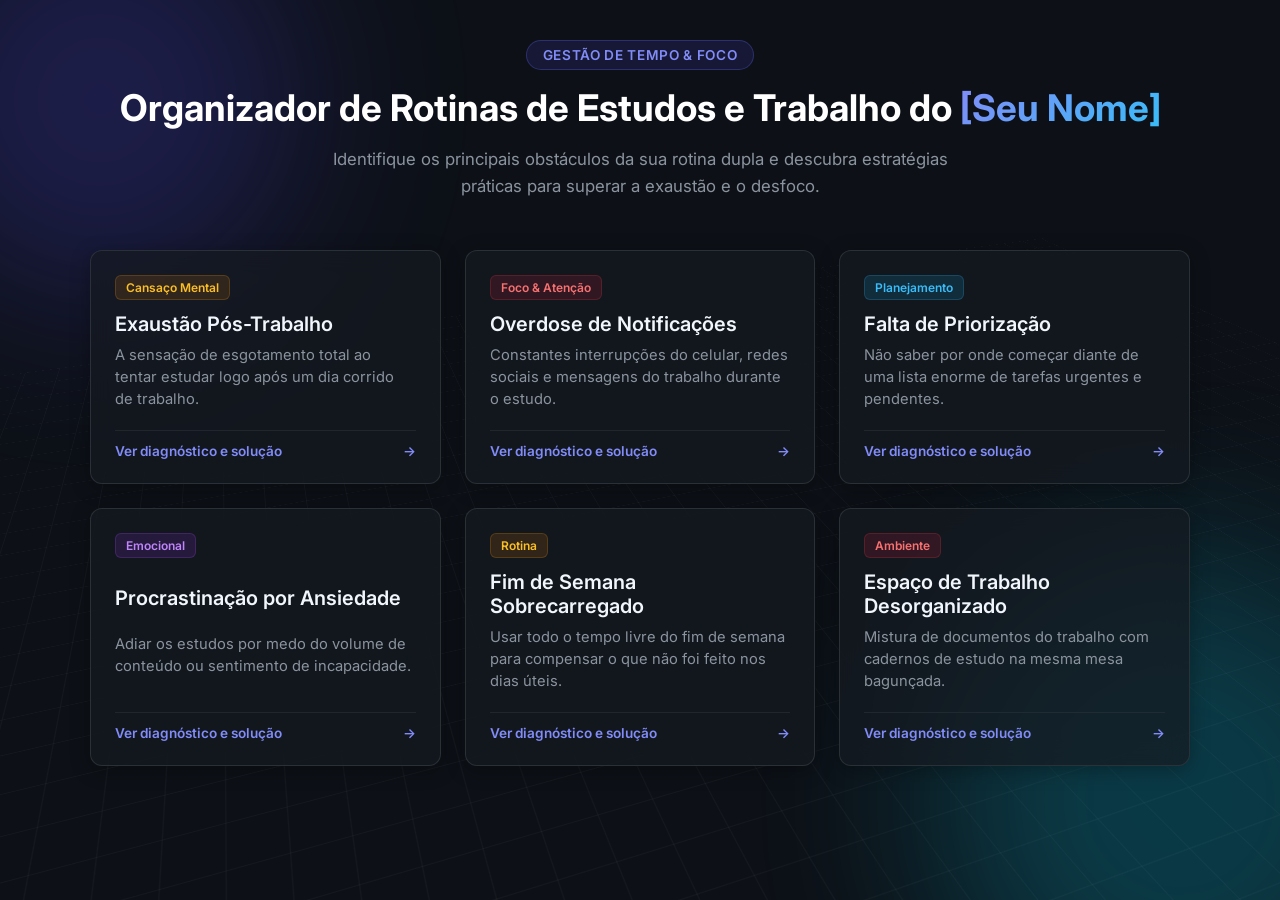
<file: index.html>
<!DOCTYPE html>
<html lang="pt-BR">
<head>
    <meta charset="UTF-8">
    <meta name="viewport" content="width=device-width, initial-scale=1.0">
    <title>Organizador de Rotinas de Estudos e Trabalho</title>
    <link rel="stylesheet" href="style.css">
    <link rel="preconnect" href="https://fonts.googleapis.com">
    <link rel="preconnect" href="https://fonts.gstatic.com" crossorigin>
    <link href="https://fonts.googleapis.com/css2?family=Inter:wght@300;400;600;700&display=swap" rel="stylesheet">
</head>
<body>

    <!-- Fundo tridimensional animado -->
    <div class="bg-3d">
        <div class="grid-3d"></div>
        <div class="orb orb-1"></div>
        <div class="orb orb-2"></div>
    </div>

    <div class="container">
        <header class="main-header">
            <span class="badge">Gestão de Tempo & Foco</span>
            <h1 id="page-title">Organizador de Rotinas de Estudos e Trabalho do <span class="highlight">[Seu Nome]</span></h1>
            <p class="subtitle">Identifique os principais obstáculos da sua rotina dupla e descubra estratégias práticas para superar a exaustão e o desfoco.</p>
        </header>

        <main class="cards-grid">
            
            <!-- Card 1 -->
            <div class="card" onclick="window.location.href='exaustao-pos-trabalho.html'">
                <div class="card-tag tag-warning">Cansaço Mental</div>
                <h3>Exaustão Pós-Trabalho</h3>
                <p>A sensação de esgotamento total ao tentar estudar logo após um dia corrido de trabalho.</p>
                <div class="card-footer">
                    <span>Ver diagnóstico e solução</span>
                    <i class="arrow">&rarr;</i>
                </div>
            </div>

            <!-- Card 2 -->
            <div class="card" onclick="window.location.href='overdose-notificacoes.html'">
                <div class="card-tag tag-danger">Foco & Atenção</div>
                <h3>Overdose de Notificações</h3>
                <p>Constantes interrupções do celular, redes sociais e mensagens do trabalho durante o estudo.</p>
                <div class="card-footer">
                    <span>Ver diagnóstico e solução</span>
                    <i class="arrow">&rarr;</i>
                </div>
            </div>

            <!-- Card 3 -->
            <div class="card" onclick="window.location.href='falta-de-priorizacao.html'">
                <div class="card-tag tag-info">Planejamento</div>
                <h3>Falta de Priorização</h3>
                <p>Não saber por onde começar diante de uma lista enorme de tarefas urgentes e pendentes.</p>
                <div class="card-footer">
                    <span>Ver diagnóstico e solução</span>
                    <i class="arrow">&rarr;</i>
                </div>
            </div>

            <!-- Card 4 -->
            <div class="card" onclick="window.location.href='procrastinacao-ansiedade.html'">
                <div class="card-tag tag-purple">Emocional</div>
                <h3>Procrastinação por Ansiedade</h3>
                <p>Adiar os estudos por medo do volume de conteúdo ou sentimento de incapacidade.</p>
                <div class="card-footer">
                    <span>Ver diagnóstico e solução</span>
                    <i class="arrow">&rarr;</i>
                </div>
            </div>

            <!-- Card 5 -->
            <div class="card" onclick="window.location.href='fim-de-semana-sobrecarregado.html'">
                <div class="card-tag tag-warning">Rotina</div>
                <h3>Fim de Semana Sobrecarregado</h3>
                <p>Usar todo o tempo livre do fim de semana para compensar o que não foi feito nos dias úteis.</p>
                <div class="card-footer">
                    <span>Ver diagnóstico e solução</span>
                    <i class="arrow">&rarr;</i>
                </div>
            </div>

            <!-- Card 6 -->
            <div class="card" onclick="window.location.href='espaco-desorganizado.html'">
                <div class="card-tag tag-danger">Ambiente</div>
                <h3>Espaço de Trabalho Desorganizado</h3>
                <p>Mistura de documentos do trabalho com cadernos de estudo na mesma mesa bagunçada.</p>
                <div class="card-footer">
                    <span>Ver diagnóstico e solução</span>
                    <i class="arrow">&rarr;</i>
                </div>
            </div>

        </main>
    </div>

</body>
</html>
</file>
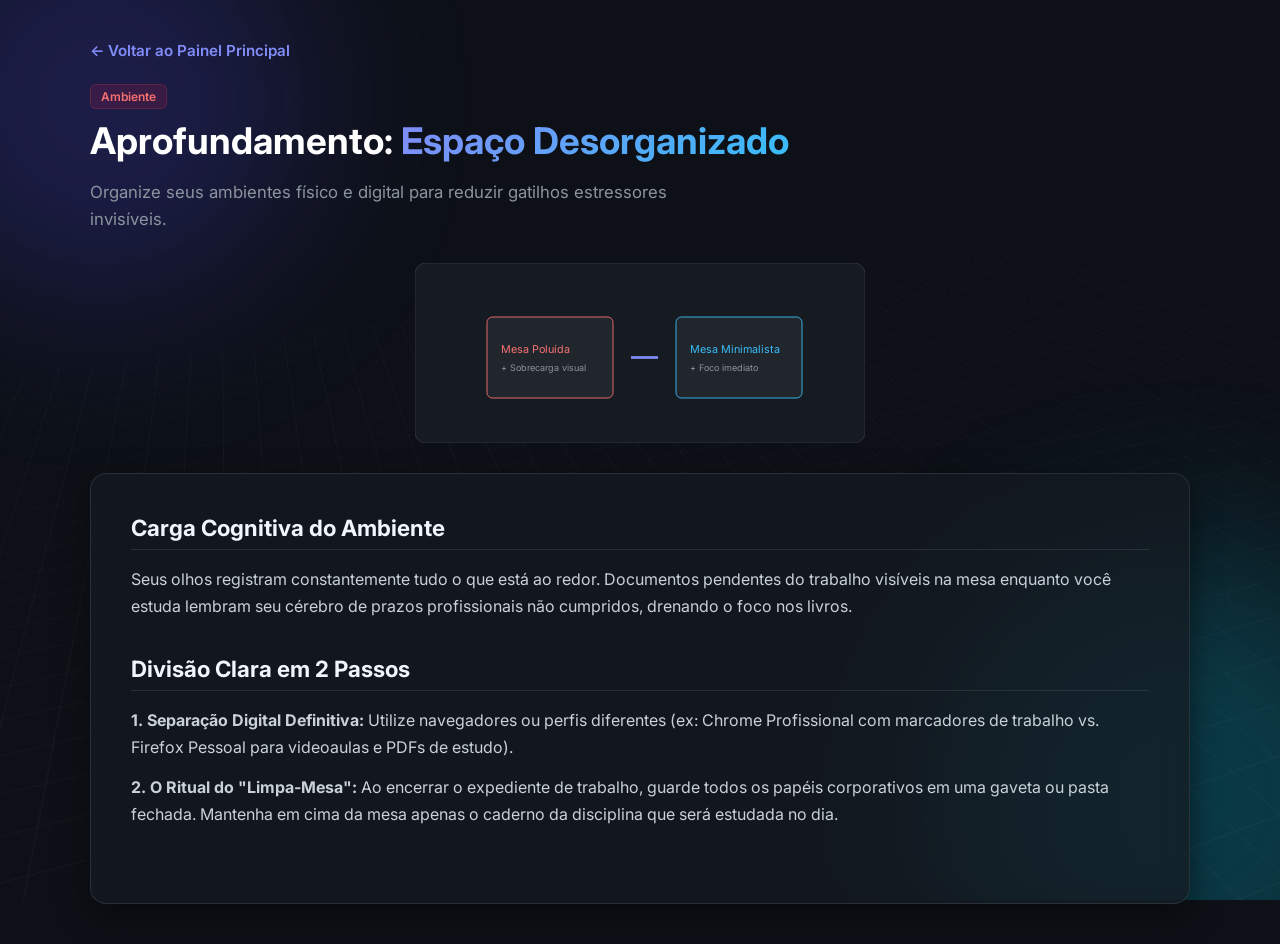
<file: espaco-desorganizado.html>
<!DOCTYPE html>
<html lang="pt-BR">
<head>
    <meta charset="UTF-8">
    <meta name="viewport" content="width=device-width, initial-scale=1.0">
    <title>Espaço Desorganizado - Gestão de Rotinas</title>
    <link rel="stylesheet" href="style.css">
    <link rel="preconnect" href="https://fonts.googleapis.com">
    <link rel="preconnect" href="https://fonts.gstatic.com" crossorigin>
    <link href="https://fonts.googleapis.com/css2?family=Inter:wght@300;400;600;700&display=swap" rel="stylesheet">
    <style>
        .page-content {
            background: rgba(22, 27, 34, 0.7);
            border: 1px solid rgba(48, 54, 61, 0.8);
            backdrop-filter: blur(12px);
            -webkit-backdrop-filter: blur(12px);
            border-radius: 16px;
            padding: 40px;
            margin-top: 30px;
            box-shadow: 0 10px 30px rgba(0,0,0,0.5);
        }
        .back-btn {
            display: inline-flex;
            align-items: center;
            gap: 8px;
            color: #818cf8;
            text-decoration: none;
            font-weight: 600;
            font-size: 0.95rem;
            margin-bottom: 24px;
            transition: transform 0.2s;
        }
        .back-btn:hover {
            transform: translateX(-4px);
        }
        .svg-container {
            width: 100%;
            max-width: 450px;
            margin: 30px auto;
            display: block;
        }
        .section-block {
            margin-bottom: 35px;
        }
        .section-block h2 {
            color: #f0f6fc;
            font-size: 1.4rem;
            margin-bottom: 16px;
            border-bottom: 1px solid rgba(48, 54, 61, 0.8);
            padding-bottom: 8px;
        }
        .section-block p {
            color: #c9d1d9;
            line-height: 1.7;
            font-size: 1rem;
            margin-bottom: 12px;
        }
    </style>
</head>
<body>

    <div class="bg-3d">
        <div class="grid-3d"></div>
        <div class="orb orb-1"></div>
        <div class="orb orb-2"></div>
    </div>

    <div class="container">
        <a href="index.html" class="back-btn">&larr; Voltar ao Painel Principal</a>
        
        <header class="main-header" style="text-align: left; margin-bottom: 20px;">
            <span class="card-tag tag-danger">Ambiente</span>
            <h1 style="margin-top: 10px;">Aprofundamento: <span class="highlight">Espaço Desorganizado</span></h1>
            <p class="subtitle" style="margin: 0;">Organize seus ambientes físico e digital para reduzir gatilhos estressores invisíveis.</p>
        </header>

        <!-- Ilustração SVG Embutida -->
        <svg class="svg-container" viewBox="0 0 500 200" fill="none" xmlns="http://www.w3.org/2000/svg">
            <rect width="500" height="200" rx="12" fill="#161B22" stroke="#30363D"/>
            <rect x="80" y="60" width="140" height="90" rx="6" fill="#21262D" stroke="#F87171"/>
            <text x="95" y="100" fill="#F87171" font-size="12">Mesa Poluída</text>
            <text x="95" y="120" fill="#8B949E" font-size="10">+ Sobrecarga visual</text>
            
            <path d="M 240 105 L 270 105" stroke="#818CF8" stroke-width="3" marker-end="url(#arrow)"/>
            
            <rect x="290" y="60" width="140" height="90" rx="6" fill="#21262D" stroke="#38BDF8"/>
            <text x="305" y="100" fill="#38BDF8" font-size="12">Mesa Minimalista</text>
            <text x="305" y="120" fill="#8B949E" font-size="10">+ Foco imediato</text>
        </svg>

        <main class="page-content">
            <section class="section-block">
                <h2>Carga Cognitiva do Ambiente</h2>
                <p>Seus olhos registram constantemente tudo o que está ao redor. Documentos pendentes do trabalho visíveis na mesa enquanto você estuda lembram seu cérebro de prazos profissionais não cumpridos, drenando o foco nos livros.</p>
            </section>

            <section class="section-block">
                <h2>Divisão Clara em 2 Passos</h2>
                <p><strong>1. Separação Digital Definitiva:</strong> Utilize navegadores ou perfis diferentes (ex: Chrome Profissional com marcadores de trabalho vs. Firefox Pessoal para videoaulas e PDFs de estudo).</p>
                <p><strong>2. O Ritual do "Limpa-Mesa":</strong> Ao encerrar o expediente de trabalho, guarde todos os papéis corporativos em uma gaveta ou pasta fechada. Mantenha em cima da mesa apenas o caderno da disciplina que será estudada no dia.</p>
            </section>
        </main>
    </div>
</body>
</html>
</file>
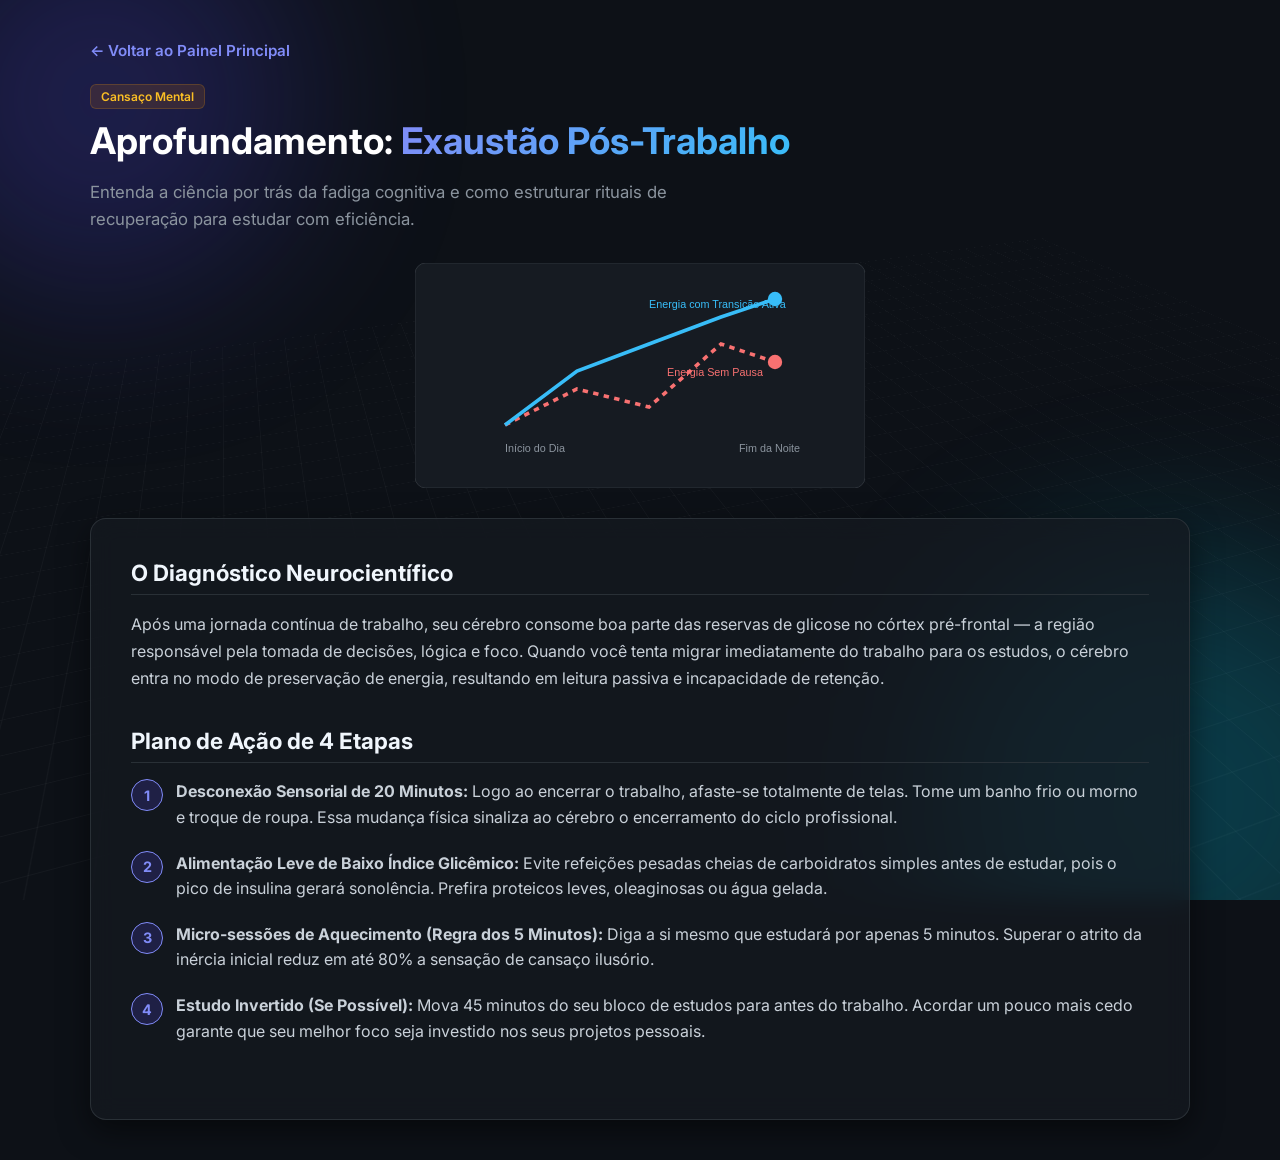
<file: exaustao-pos-trabalho.html>
<!DOCTYPE html>
<html lang="pt-BR">
<head>
    <meta charset="UTF-8">
    <meta name="viewport" content="width=device-width, initial-scale=1.0">
    <title>Exaustão Pós-Trabalho - Gestão de Rotinas</title>
    <link rel="stylesheet" href="style.css">
    <link rel="preconnect" href="https://fonts.googleapis.com">
    <link rel="preconnect" href="https://fonts.gstatic.com" crossorigin>
    <link href="https://fonts.googleapis.com/css2?family=Inter:wght@300;400;600;700&display=swap" rel="stylesheet">
    <style>
        .page-content {
            background: rgba(22, 27, 34, 0.7);
            border: 1px solid rgba(48, 54, 61, 0.8);
            backdrop-filter: blur(12px);
            -webkit-backdrop-filter: blur(12px);
            border-radius: 16px;
            padding: 40px;
            margin-top: 30px;
            box-shadow: 0 10px 30px rgba(0,0,0,0.5);
        }
        .back-btn {
            display: inline-flex;
            align-items: center;
            gap: 8px;
            color: #818cf8;
            text-decoration: none;
            font-weight: 600;
            font-size: 0.95rem;
            margin-bottom: 24px;
            transition: transform 0.2s;
        }
        .back-btn:hover {
            transform: translateX(-4px);
        }
        .svg-container {
            width: 100%;
            max-width: 450px;
            margin: 30px auto;
            display: block;
        }
        .section-block {
            margin-bottom: 35px;
        }
        .section-block h2 {
            color: #f0f6fc;
            font-size: 1.4rem;
            margin-bottom: 16px;
            border-bottom: 1px solid rgba(48, 54, 61, 0.8);
            padding-bottom: 8px;
        }
        .section-block p {
            color: #c9d1d9;
            line-height: 1.7;
            font-size: 1rem;
            margin-bottom: 12px;
        }
        .step-list {
            list-style: none;
            counter-reset: step-counter;
            padding: 0;
        }
        .step-list li {
            counter-increment: step-counter;
            position: relative;
            padding-left: 45px;
            margin-bottom: 20px;
            color: #c9d1d9;
            line-height: 1.6;
        }
        .step-list li::before {
            content: counter(step-counter);
            position: absolute;
            left: 0;
            top: 0;
            width: 30px;
            height: 30px;
            background: rgba(79, 70, 229, 0.2);
            border: 1px solid #818cf8;
            color: #818cf8;
            border-radius: 50%;
            display: flex;
            align-items: center;
            justify-content: center;
            font-weight: bold;
            font-size: 0.9rem;
        }
    </style>
</head>
<body>

    <div class="bg-3d">
        <div class="grid-3d"></div>
        <div class="orb orb-1"></div>
        <div class="orb orb-2"></div>
    </div>

    <div class="container">
        <a href="index.html" class="back-btn">&larr; Voltar ao Painel Principal</a>
        
        <header class="main-header" style="text-align: left; margin-bottom: 20px;">
            <span class="card-tag tag-warning">Cansaço Mental</span>
            <h1 style="margin-top: 10px;">Aprofundamento: <span class="highlight">Exaustão Pós-Trabalho</span></h1>
            <p class="subtitle" style="margin: 0;">Entenda a ciência por trás da fadiga cognitiva e como estruturar rituais de recuperação para estudar com eficiência.</p>
        </header>

        <!-- Ilustração SVG Embutida -->
        <svg class="svg-container" viewBox="0 0 500 250" fill="none" xmlns="http://www.w3.org/2000/svg">
            <rect width="500" height="250" rx="12" fill="#161B22" stroke="#30363D"/>
            <path d="M100 180 L180 140 L260 160 L340 90 L400 110" stroke="#F87171" stroke-width="4" stroke-dasharray="6 6"/>
            <circle cx="400" cy="110" r="8" fill="#F87171"/>
            <path d="M100 180 L180 120 L260 90 L340 60 L400 40" stroke="#38BDF8" stroke-width="4"/>
            <circle cx="400" cy="40" r="8" fill="#38BDF8"/>
            <text x="100" y="210" fill="#8B949E" font-size="12" font-family="sans-serif">Início do Dia</text>
            <text x="360" y="210" fill="#8B949E" font-size="12" font-family="sans-serif">Fim da Noite</text>
            <text x="280" y="125" fill="#F87171" font-size="12" font-family="sans-serif">Energia Sem Pausa</text>
            <text x="260" y="50" fill="#38BDF8" font-size="12" font-family="sans-serif">Energia com Transição Ativa</text>
        </svg>

        <main class="page-content">
            <section class="section-block">
                <h2>O Diagnóstico Neurocientífico</h2>
                <p>Após uma jornada contínua de trabalho, seu cérebro consome boa parte das reservas de glicose no córtex pré-frontal — a região responsável pela tomada de decisões, lógica e foco. Quando você tenta migrar imediatamente do trabalho para os estudos, o cérebro entra no modo de preservação de energia, resultando em leitura passiva e incapacidade de retenção.</p>
            </section>

            <section class="section-block">
                <h2>Plano de Ação de 4 Etapas</h2>
                <ol class="step-list">
                    <li><strong>Desconexão Sensorial de 20 Minutos:</strong> Logo ao encerrar o trabalho, afaste-se totalmente de telas. Tome um banho frio ou morno e troque de roupa. Essa mudança física sinaliza ao cérebro o encerramento do ciclo profissional.</li>
                    <li><strong>Alimentação Leve de Baixo Índice Glicêmico:</strong> Evite refeições pesadas cheias de carboidratos simples antes de estudar, pois o pico de insulina gerará sonolência. Prefira proteicos leves, oleaginosas ou água gelada.</li>
                    <li><strong>Micro-sessões de Aquecimento (Regra dos 5 Minutos):</strong> Diga a si mesmo que estudará por apenas 5 minutos. Superar o atrito da inércia inicial reduz em até 80% a sensação de cansaço ilusório.</li>
                    <li><strong>Estudo Invertido (Se Possível):</strong> Mova 45 minutos do seu bloco de estudos para antes do trabalho. Acordar um pouco mais cedo garante que seu melhor foco seja investido nos seus projetos pessoais.</li>
                </ol>
            </section>
        </main>
    </div>
</body>
</html>
</file>
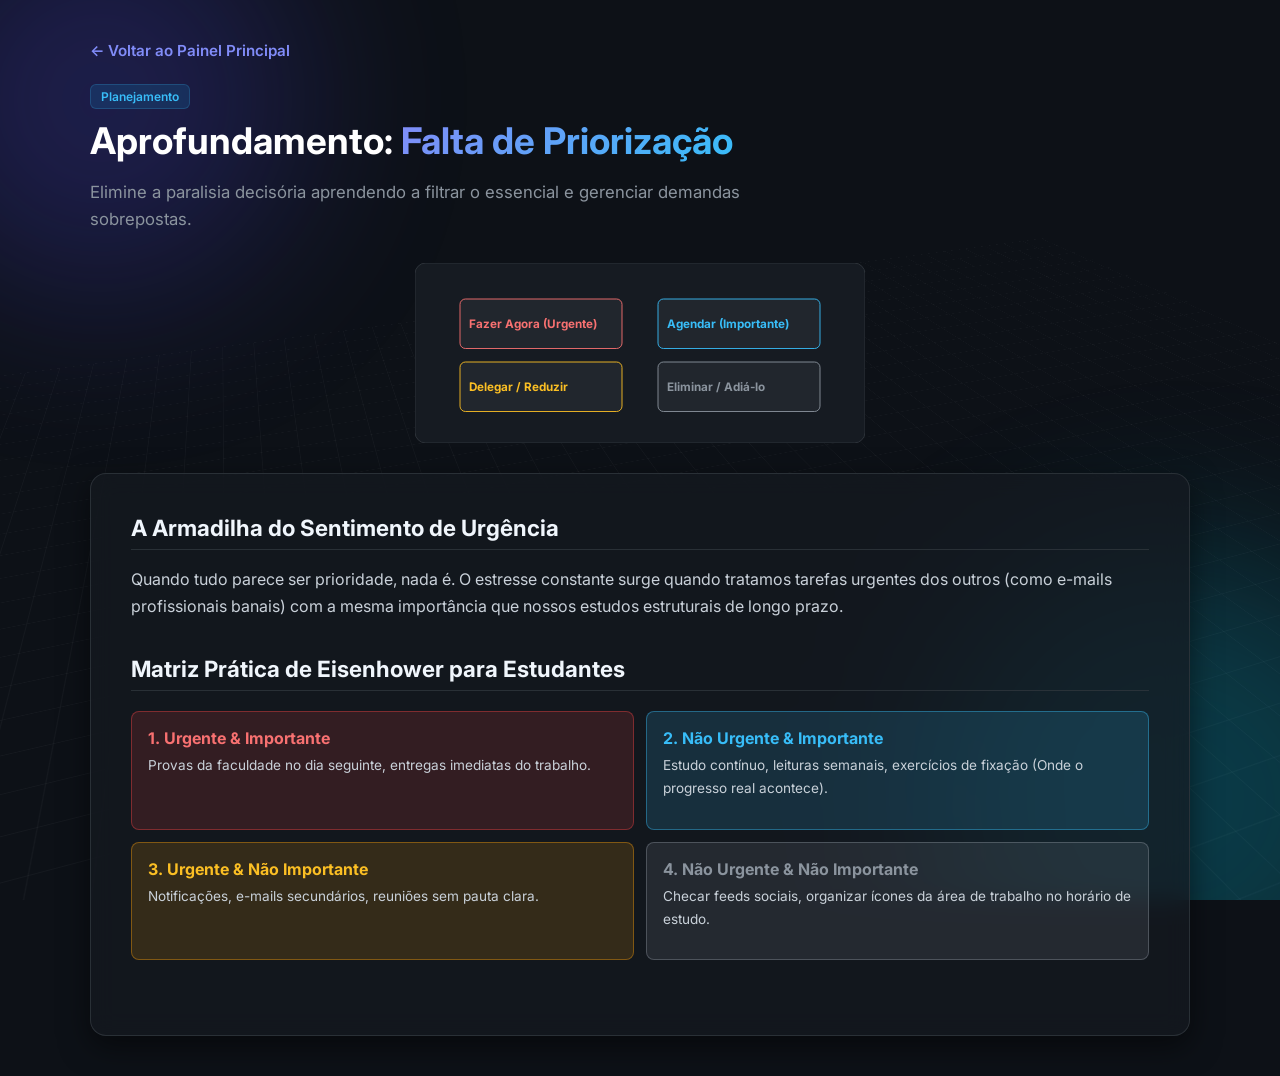
<file: falta-de-priorizacao.html>
<!DOCTYPE html>
<html lang="pt-BR">
<head>
    <meta charset="UTF-8">
    <meta name="viewport" content="width=device-width, initial-scale=1.0">
    <title>Falta de Priorização - Gestão de Rotinas</title>
    <link rel="stylesheet" href="style.css">
    <link rel="preconnect" href="https://fonts.googleapis.com">
    <link rel="preconnect" href="https://fonts.gstatic.com" crossorigin>
    <link href="https://fonts.googleapis.com/css2?family=Inter:wght@300;400;600;700&display=swap" rel="stylesheet">
    <style>
        .page-content {
            background: rgba(22, 27, 34, 0.7);
            border: 1px solid rgba(48, 54, 61, 0.8);
            backdrop-filter: blur(12px);
            -webkit-backdrop-filter: blur(12px);
            border-radius: 16px;
            padding: 40px;
            margin-top: 30px;
            box-shadow: 0 10px 30px rgba(0,0,0,0.5);
        }
        .back-btn {
            display: inline-flex;
            align-items: center;
            gap: 8px;
            color: #818cf8;
            text-decoration: none;
            font-weight: 600;
            font-size: 0.95rem;
            margin-bottom: 24px;
            transition: transform 0.2s;
        }
        .back-btn:hover {
            transform: translateX(-4px);
        }
        .svg-container {
            width: 100%;
            max-width: 450px;
            margin: 30px auto;
            display: block;
        }
        .section-block {
            margin-bottom: 35px;
        }
        .section-block h2 {
            color: #f0f6fc;
            font-size: 1.4rem;
            margin-bottom: 16px;
            border-bottom: 1px solid rgba(48, 54, 61, 0.8);
            padding-bottom: 8px;
        }
        .section-block p {
            color: #c9d1d9;
            line-height: 1.7;
            font-size: 1rem;
            margin-bottom: 12px;
        }
        .matrix-grid {
            display: grid;
            grid-template-columns: 1fr 1fr;
            gap: 12px;
            margin-top: 20px;
        }
        .matrix-cell {
            padding: 16px;
            border-radius: 8px;
            border: 1px solid #30363d;
        }
        .m-1 { background: rgba(239, 68, 68, 0.15); border-color: rgba(239, 68, 68, 0.4); }
        .m-2 { background: rgba(56, 189, 248, 0.15); border-color: rgba(56, 189, 248, 0.4); }
        .m-3 { background: rgba(245, 158, 11, 0.15); border-color: rgba(245, 158, 11, 0.4); }
        .m-4 { background: rgba(139, 148, 158, 0.15); border-color: rgba(139, 148, 158, 0.4); }
    </style>
</head>
<body>

    <div class="bg-3d">
        <div class="grid-3d"></div>
        <div class="orb orb-1"></div>
        <div class="orb orb-2"></div>
    </div>

    <div class="container">
        <a href="index.html" class="back-btn">&larr; Voltar ao Painel Principal</a>
        
        <header class="main-header" style="text-align: left; margin-bottom: 20px;">
            <span class="card-tag tag-info">Planejamento</span>
            <h1 style="margin-top: 10px;">Aprofundamento: <span class="highlight">Falta de Priorização</span></h1>
            <p class="subtitle" style="margin: 0;">Elimine a paralisia decisória aprendendo a filtrar o essencial e gerenciar demandas sobrepostas.</p>
        </header>

        <!-- Ilustração SVG Embutida -->
        <svg class="svg-container" viewBox="0 0 500 200" fill="none" xmlns="http://www.w3.org/2000/svg">
            <rect width="500" height="200" rx="12" fill="#161B22" stroke="#30363D"/>
            <rect x="50" y="40" width="180" height="55" rx="6" fill="#21262D" stroke="#F87171"/>
            <text x="60" y="72" fill="#F87171" font-size="13" font-weight="bold">Fazer Agora (Urgente)</text>
            <rect x="270" y="40" width="180" height="55" rx="6" fill="#21262D" stroke="#38BDF8"/>
            <text x="280" y="72" fill="#38BDF8" font-size="13" font-weight="bold">Agendar (Importante)</text>
            <rect x="50" y="110" width="180" height="55" rx="6" fill="#21262D" stroke="#FBBF24"/>
            <text x="60" y="142" fill="#FBBF24" font-size="13" font-weight="bold">Delegar / Reduzir</text>
            <rect x="270" y="110" width="180" height="55" rx="6" fill="#21262D" stroke="#8B949E"/>
            <text x="280" y="142" fill="#8B949E" font-size="13" font-weight="bold">Eliminar / Adiá-lo</text>
        </svg>

        <main class="page-content">
            <section class="section-block">
                <h2>A Armadilha do Sentimento de Urgência</h2>
                <p>Quando tudo parece ser prioridade, nada é. O estresse constante surge quando tratamos tarefas urgentes dos outros (como e-mails profissionais banais) com a mesma importância que nossos estudos estruturais de longo prazo.</p>
            </section>

            <section class="section-block">
                <h2>Matriz Prática de Eisenhower para Estudantes</h2>
                <div class="matrix-grid">
                    <div class="matrix-cell m-1">
                        <strong style="color: #f87171;">1. Urgente & Importante</strong>
                        <p style="font-size: 0.85rem; margin-top: 6px;">Provas da faculdade no dia seguinte, entregas imediatas do trabalho.</p>
                    </div>
                    <div class="matrix-cell m-2">
                        <strong style="color: #38bdf8;">2. Não Urgente & Importante</strong>
                        <p style="font-size: 0.85rem; margin-top: 6px;">Estudo contínuo, leituras semanais, exercícios de fixação (Onde o progresso real acontece).</p>
                    </div>
                    <div class="matrix-cell m-3">
                        <strong style="color: #fbbf24;">3. Urgente & Não Importante</strong>
                        <p style="font-size: 0.85rem; margin-top: 6px;">Notificações, e-mails secundários, reuniões sem pauta clara.</p>
                    </div>
                    <div class="matrix-cell m-4">
                        <strong style="color: #8b949e;">4. Não Urgente & Não Importante</strong>
                        <p style="font-size: 0.85rem; margin-top: 6px;">Checar feeds sociais, organizar ícones da área de trabalho no horário de estudo.</p>
                    </div>
                </div>
            </section>
        </main>
    </div>
</body>
</html>
</file>
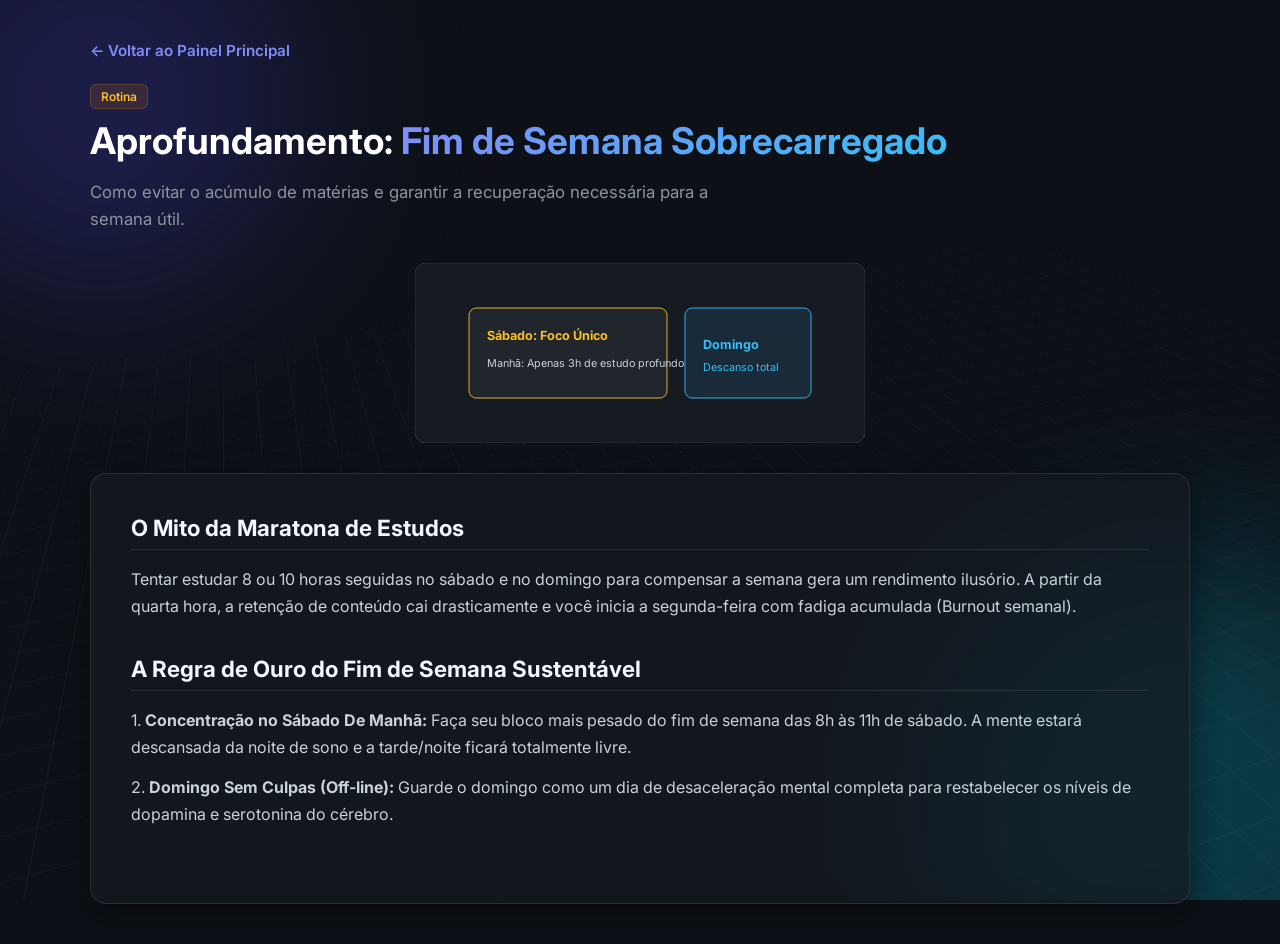
<file: fim-de-semana-sobrecarregado.html>
<!DOCTYPE html>
<html lang="pt-BR">
<head>
    <meta charset="UTF-8">
    <meta name="viewport" content="width=device-width, initial-scale=1.0">
    <title>Fim de Semana Sobrecarregado - Gestão de Rotinas</title>
    <link rel="stylesheet" href="style.css">
    <link rel="preconnect" href="https://fonts.googleapis.com">
    <link rel="preconnect" href="https://fonts.gstatic.com" crossorigin>
    <link href="https://fonts.googleapis.com/css2?family=Inter:wght@300;400;600;700&display=swap" rel="stylesheet">
    <style>
        .page-content {
            background: rgba(22, 27, 34, 0.7);
            border: 1px solid rgba(48, 54, 61, 0.8);
            backdrop-filter: blur(12px);
            -webkit-backdrop-filter: blur(12px);
            border-radius: 16px;
            padding: 40px;
            margin-top: 30px;
            box-shadow: 0 10px 30px rgba(0,0,0,0.5);
        }
        .back-btn {
            display: inline-flex;
            align-items: center;
            gap: 8px;
            color: #818cf8;
            text-decoration: none;
            font-weight: 600;
            font-size: 0.95rem;
            margin-bottom: 24px;
            transition: transform 0.2s;
        }
        .back-btn:hover {
            transform: translateX(-4px);
        }
        .svg-container {
            width: 100%;
            max-width: 450px;
            margin: 30px auto;
            display: block;
        }
        .section-block {
            margin-bottom: 35px;
        }
        .section-block h2 {
            color: #f0f6fc;
            font-size: 1.4rem;
            margin-bottom: 16px;
            border-bottom: 1px solid rgba(48, 54, 61, 0.8);
            padding-bottom: 8px;
        }
        .section-block p {
            color: #c9d1d9;
            line-height: 1.7;
            font-size: 1rem;
            margin-bottom: 12px;
        }
    </style>
</head>
<body>

    <div class="bg-3d">
        <div class="grid-3d"></div>
        <div class="orb orb-1"></div>
        <div class="orb orb-2"></div>
    </div>

    <div class="container">
        <a href="index.html" class="back-btn">&larr; Voltar ao Painel Principal</a>
        
        <header class="main-header" style="text-align: left; margin-bottom: 20px;">
            <span class="card-tag tag-warning">Rotina</span>
            <h1 style="margin-top: 10px;">Aprofundamento: <span class="highlight">Fim de Semana Sobrecarregado</span></h1>
            <p class="subtitle" style="margin: 0;">Como evitar o acúmulo de matérias e garantir a recuperação necessária para a semana útil.</p>
        </header>

        <!-- Ilustração SVG Embutida -->
        <svg class="svg-container" viewBox="0 0 500 200" fill="none" xmlns="http://www.w3.org/2000/svg">
            <rect width="500" height="200" rx="12" fill="#161B22" stroke="#30363D"/>
            <rect x="60" y="50" width="220" height="100" rx="8" fill="#21262D" stroke="#FBBF24"/>
            <text x="80" y="85" fill="#FBBF24" font-size="14" font-weight="bold">Sábado: Foco Único</text>
            <text x="80" y="115" fill="#C9D1D9" font-size="12">Manhã: Apenas 3h de estudo profundo</text>
            
            <rect x="300" y="50" width="140" height="100" rx="8" fill="rgba(56, 189, 248, 0.1)" stroke="#38BDF8"/>
            <text x="320" y="95" fill="#38BDF8" font-size="14" font-weight="bold">Domingo</text>
            <text x="320" y="120" fill="#38BDF8" font-size="12">Descanso total</text>
        </svg>

        <main class="page-content">
            <section class="section-block">
                <h2>O Mito da Maratona de Estudos</h2>
                <p>Tentar estudar 8 ou 10 horas seguidas no sábado e no domingo para compensar a semana gera um rendimento ilusório. A partir da quarta hora, a retenção de conteúdo cai drasticamente e você inicia a segunda-feira com fadiga acumulada (Burnout semanal).</p>
            </section>

            <section class="section-block">
                <h2>A Regra de Ouro do Fim de Semana Sustentável</h2>
                <p>1. <strong>Concentração no Sábado De Manhã:</strong> Faça seu bloco mais pesado do fim de semana das 8h às 11h de sábado. A mente estará descansada da noite de sono e a tarde/noite ficará totalmente livre.</p>
                <p>2. <strong>Domingo Sem Culpas (Off-line):</strong> Guarde o domingo como um dia de desaceleração mental completa para restabelecer os níveis de dopamina e serotonina do cérebro.</p>
            </section>
        </main>
    </div>
</body>
</html>
</file>
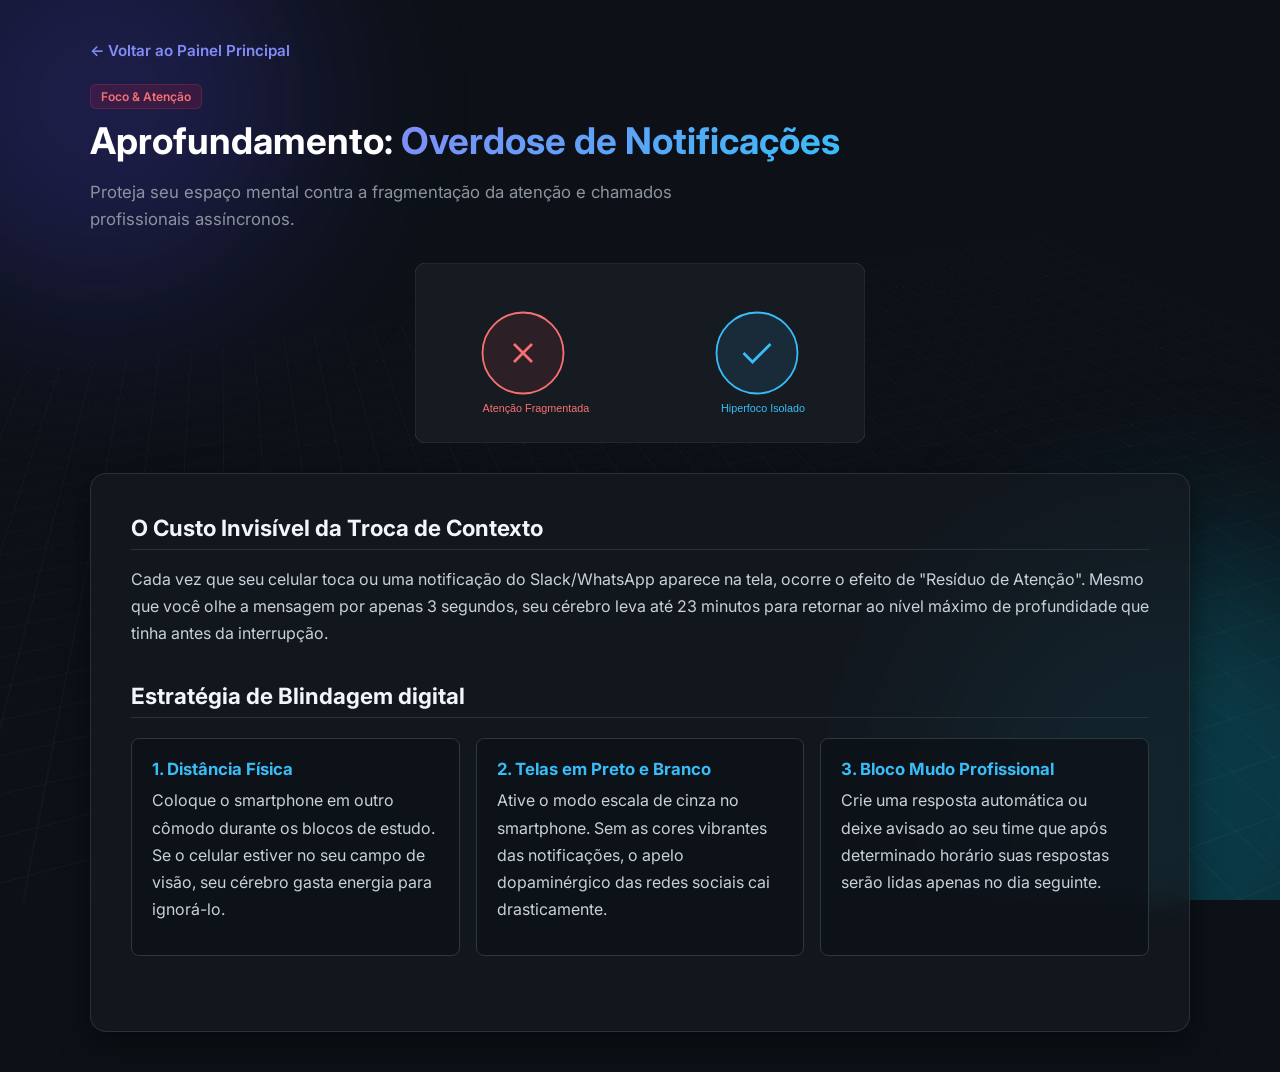
<file: overdose-notificacoes.html>
<!DOCTYPE html>
<html lang="pt-BR">
<head>
    <meta charset="UTF-8">
    <meta name="viewport" content="width=device-width, initial-scale=1.0">
    <title>Overdose de Notificações - Gestão de Rotinas</title>
    <link rel="stylesheet" href="style.css">
    <link rel="preconnect" href="https://fonts.googleapis.com">
    <link rel="preconnect" href="https://fonts.gstatic.com" crossorigin>
    <link href="https://fonts.googleapis.com/css2?family=Inter:wght@300;400;600;700&display=swap" rel="stylesheet">
    <style>
        .page-content {
            background: rgba(22, 27, 34, 0.7);
            border: 1px solid rgba(48, 54, 61, 0.8);
            backdrop-filter: blur(12px);
            -webkit-backdrop-filter: blur(12px);
            border-radius: 16px;
            padding: 40px;
            margin-top: 30px;
            box-shadow: 0 10px 30px rgba(0,0,0,0.5);
        }
        .back-btn {
            display: inline-flex;
            align-items: center;
            gap: 8px;
            color: #818cf8;
            text-decoration: none;
            font-weight: 600;
            font-size: 0.95rem;
            margin-bottom: 24px;
            transition: transform 0.2s;
        }
        .back-btn:hover {
            transform: translateX(-4px);
        }
        .svg-container {
            width: 100%;
            max-width: 450px;
            margin: 30px auto;
            display: block;
        }
        .section-block {
            margin-bottom: 35px;
        }
        .section-block h2 {
            color: #f0f6fc;
            font-size: 1.4rem;
            margin-bottom: 16px;
            border-bottom: 1px solid rgba(48, 54, 61, 0.8);
            padding-bottom: 8px;
        }
        .section-block p {
            color: #c9d1d9;
            line-height: 1.7;
            font-size: 1rem;
            margin-bottom: 12px;
        }
        .grid-boxes {
            display: grid;
            grid-template-columns: repeat(auto-fit, minmax(220px, 1fr));
            gap: 16px;
            margin-top: 20px;
        }
        .box-item {
            background: rgba(13, 17, 23, 0.8);
            border: 1px solid #30363d;
            padding: 20px;
            border-radius: 8px;
        }
        .box-item h3 {
            color: #38bdf8;
            font-size: 1.05rem;
            margin-bottom: 8px;
        }
    </style>
</head>
<body>

    <div class="bg-3d">
        <div class="grid-3d"></div>
        <div class="orb orb-1"></div>
        <div class="orb orb-2"></div>
    </div>

    <div class="container">
        <a href="index.html" class="back-btn">&larr; Voltar ao Painel Principal</a>
        
        <header class="main-header" style="text-align: left; margin-bottom: 20px;">
            <span class="card-tag tag-danger">Foco & Atenção</span>
            <h1 style="margin-top: 10px;">Aprofundamento: <span class="highlight">Overdose de Notificações</span></h1>
            <p class="subtitle" style="margin: 0;">Proteja seu espaço mental contra a fragmentação da atenção e chamados profissionais assíncronos.</p>
        </header>

        <!-- Ilustração SVG Embutida -->
        <svg class="svg-container" viewBox="0 0 500 200" fill="none" xmlns="http://www.w3.org/2000/svg">
            <rect width="500" height="200" rx="12" fill="#161B22" stroke="#30363D"/>
            <circle cx="120" cy="100" r="45" fill="rgba(239, 68, 68, 0.1)" stroke="#F87171" stroke-width="2"/>
            <path d="M110 90 L130 110 M130 90 L110 110" stroke="#F87171" stroke-width="3"/>
            <circle cx="380" cy="100" r="45" fill="rgba(56, 189, 248, 0.1)" stroke="#38BDF8" stroke-width="2"/>
            <path d="M365 100 L375 110 L395 90" stroke="#38BDF8" stroke-width="3"/>
            <text x="75" y="165" fill="#F87171" font-size="12" font-family="sans-serif">Atenção Fragmentada</text>
            <text x="340" y="165" fill="#38BDF8" font-size="12" font-family="sans-serif">Hiperfoco Isolado</text>
        </svg>

        <main class="page-content">
            <section class="section-block">
                <h2>O Custo Invisível da Troca de Contexto</h2>
                <p>Cada vez que seu celular toca ou uma notificação do Slack/WhatsApp aparece na tela, ocorre o efeito de "Resíduo de Atenção". Mesmo que você olhe a mensagem por apenas 3 segundos, seu cérebro leva até 23 minutos para retornar ao nível máximo de profundidade que tinha antes da interrupção.</p>
            </section>

            <section class="section-block">
                <h2>Estratégia de Blindagem digital</h2>
                <div class="grid-boxes">
                    <div class="box-item">
                        <h3>1. Distância Física</h3>
                        <p>Coloque o smartphone em outro cômodo durante os blocos de estudo. Se o celular estiver no seu campo de visão, seu cérebro gasta energia para ignorá-lo.</p>
                    </div>
                    <div class="box-item">
                        <h3>2. Telas em Preto e Branco</h3>
                        <p>Ative o modo escala de cinza no smartphone. Sem as cores vibrantes das notificações, o apelo dopaminérgico das redes sociais cai drasticamente.</p>
                    </div>
                    <div class="box-item">
                        <h3>3. Bloco Mudo Profissional</h3>
                        <p>Crie uma resposta automática ou deixe avisado ao seu time que após determinado horário suas respostas serão lidas apenas no dia seguinte.</p>
                    </div>
                </div>
            </section>
        </main>
    </div>
</body>
</html>
</file>
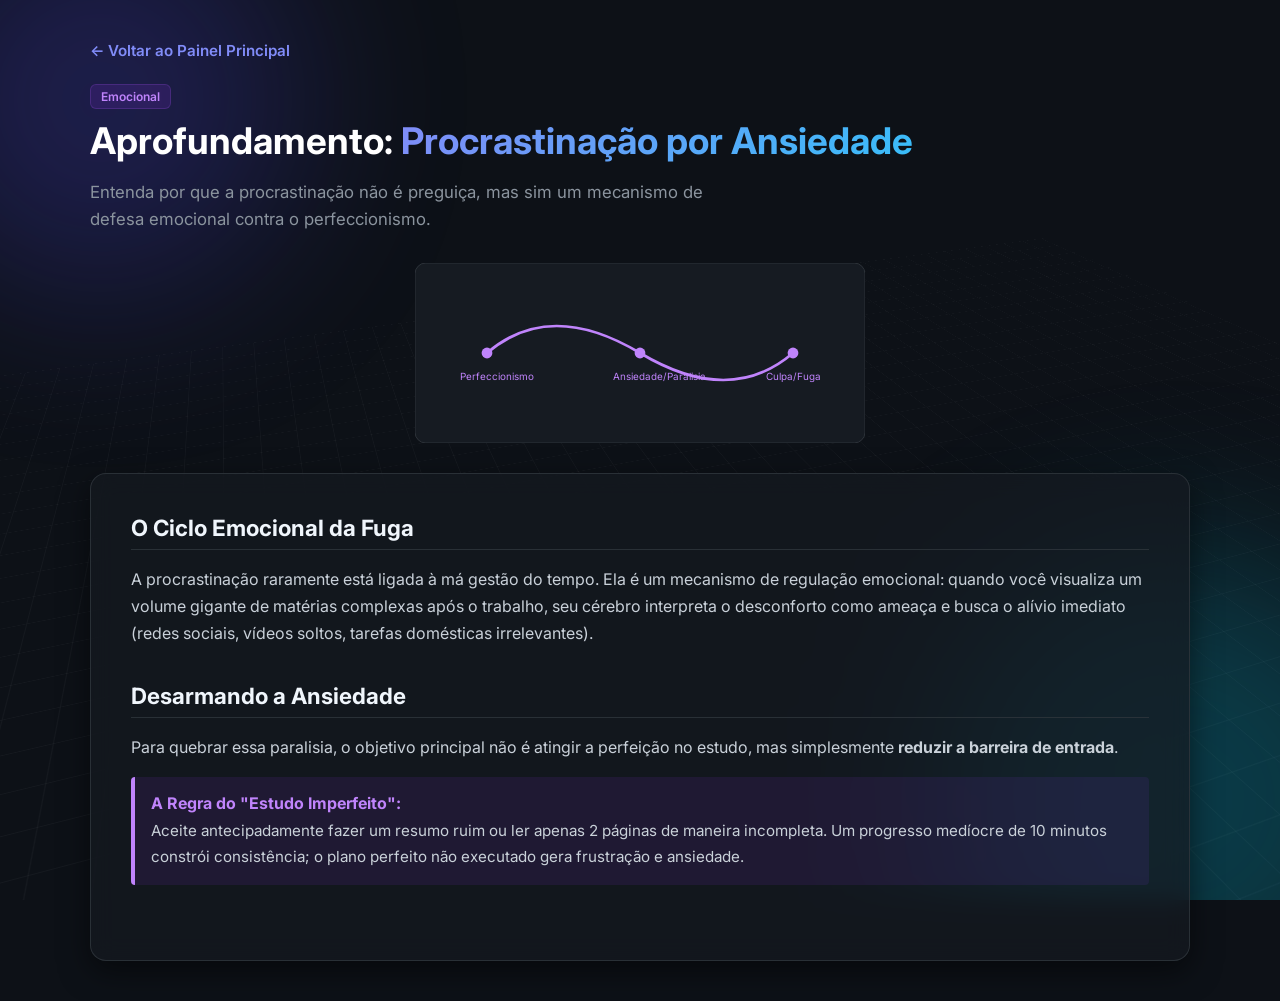
<file: procrastinacao-ansiedade.html>
<!DOCTYPE html>
<html lang="pt-BR">
<head>
    <meta charset="UTF-8">
    <meta name="viewport" content="width=device-width, initial-scale=1.0">
    <title>Procrastinação por Ansiedade - Gestão de Rotinas</title>
    <link rel="stylesheet" href="style.css">
    <link rel="preconnect" href="https://fonts.googleapis.com">
    <link rel="preconnect" href="https://fonts.gstatic.com" crossorigin>
    <link href="https://fonts.googleapis.com/css2?family=Inter:wght@300;400;600;700&display=swap" rel="stylesheet">
    <style>
        .page-content {
            background: rgba(22, 27, 34, 0.7);
            border: 1px solid rgba(48, 54, 61, 0.8);
            backdrop-filter: blur(12px);
            -webkit-backdrop-filter: blur(12px);
            border-radius: 16px;
            padding: 40px;
            margin-top: 30px;
            box-shadow: 0 10px 30px rgba(0,0,0,0.5);
        }
        .back-btn {
            display: inline-flex;
            align-items: center;
            gap: 8px;
            color: #818cf8;
            text-decoration: none;
            font-weight: 600;
            font-size: 0.95rem;
            margin-bottom: 24px;
            transition: transform 0.2s;
        }
        .back-btn:hover {
            transform: translateX(-4px);
        }
        .svg-container {
            width: 100%;
            max-width: 450px;
            margin: 30px auto;
            display: block;
        }
        .section-block {
            margin-bottom: 35px;
        }
        .section-block h2 {
            color: #f0f6fc;
            font-size: 1.4rem;
            margin-bottom: 16px;
            border-bottom: 1px solid rgba(48, 54, 61, 0.8);
            padding-bottom: 8px;
        }
        .section-block p {
            color: #c9d1d9;
            line-height: 1.7;
            font-size: 1rem;
            margin-bottom: 12px;
        }
        .card-tip {
            background: rgba(147, 51, 234, 0.1);
            border-left: 4px solid #c084fc;
            padding: 16px;
            border-radius: 4px;
            margin-top: 15px;
        }
    </style>
</head>
<body>

    <div class="bg-3d">
        <div class="grid-3d"></div>
        <div class="orb orb-1"></div>
        <div class="orb orb-2"></div>
    </div>

    <div class="container">
        <a href="index.html" class="back-btn">&larr; Voltar ao Painel Principal</a>
        
        <header class="main-header" style="text-align: left; margin-bottom: 20px;">
            <span class="card-tag tag-purple">Emocional</span>
            <h1 style="margin-top: 10px;">Aprofundamento: <span class="highlight">Procrastinação por Ansiedade</span></h1>
            <p class="subtitle" style="margin: 0;">Entenda por que a procrastinação não é preguiça, mas sim um mecanismo de defesa emocional contra o perfeccionismo.</p>
        </header>

        <!-- Ilustração SVG Embutida -->
        <svg class="svg-container" viewBox="0 0 500 200" fill="none" xmlns="http://www.w3.org/2000/svg">
            <rect width="500" height="200" rx="12" fill="#161B22" stroke="#30363D"/>
            <path d="M80 100 Q 150 40 250 100 T 420 100" stroke="#C084FC" stroke-width="3" fill="none"/>
            <circle cx="80" cy="100" r="6" fill="#C084FC"/>
            <circle cx="250" cy="100" r="6" fill="#C084FC"/>
            <circle cx="420" cy="100" r="6" fill="#C084FC"/>
            <text x="50" y="130" fill="#C084FC" font-size="11">Perfeccionismo</text>
            <text x="220" y="130" fill="#C084FC" font-size="11">Ansiedade/Paralisia</text>
            <text x="390" y="130" fill="#C084FC" font-size="11">Culpa/Fuga</text>
        </svg>

        <main class="page-content">
            <section class="section-block">
                <h2>O Ciclo Emocional da Fuga</h2>
                <p>A procrastinação raramente está ligada à má gestão do tempo. Ela é um mecanismo de regulação emocional: quando você visualiza um volume gigante de matérias complexas após o trabalho, seu cérebro interpreta o desconforto como ameaça e busca o alívio imediato (redes sociais, vídeos soltos, tarefas domésticas irrelevantes).</p>
            </section>

            <section class="section-block">
                <h2>Desarmando a Ansiedade</h2>
                <p>Para quebrar essa paralisia, o objetivo principal não é atingir a perfeição no estudo, mas simplesmente <strong>reduzir a barreira de entrada</strong>.</p>

                <div class="card-tip">
                    <strong style="color: #c084fc;">A Regra do "Estudo Imperfeito":</strong>
                    <p style="margin: 5px 0 0 0; font-size: 0.95rem;">Aceite antecipadamente fazer um resumo ruim ou ler apenas 2 páginas de maneira incompleta. Um progresso medíocre de 10 minutos constrói consistência; o plano perfeito não executado gera frustração e ansiedade.</p>
                </div>
            </section>
        </main>
    </div>
</body>
</html>
</file>
<file: style.css>
/* RESET E CONFIGURAÇÕES GERAIS */
* {
    margin: 0;
    padding: 0;
    box-sizing: border-box;
}

body {
    font-family: 'Inter', -apple-system, BlinkMacSystemFont, "Segoe UI", Roboto, sans-serif;
    background-color: #0d1117;
    color: #e6edf3;
    min-height: 100vh;
    padding: 40px 20px;
    position: relative;
    overflow-x: hidden;
}

/* FUNDO TRIDIMENSIONAL CSS */
.bg-3d {
    position: fixed;
    top: 0;
    left: 0;
    width: 100vw;
    height: 100vh;
    z-index: -1;
    overflow: hidden;
    perspective: 1000px;
}

.grid-3d {
    position: absolute;
    width: 200%;
    height: 200%;
    top: -50%;
    left: -50%;
    background-image: 
        linear-gradient(to right, rgba(255, 255, 255, 0.03) 1px, transparent 1px),
        linear-gradient(to bottom, rgba(255, 255, 255, 0.03) 1px, transparent 1px);
    background-size: 50px 50px;
    transform: rotateX(60deg) rotateZ(-20deg) translateZ(-200px);
    animation: gridMove 20s linear infinite;
}

@keyframes gridMove {
    0% { transform: rotateX(60deg) rotateZ(-20deg) translateY(0); }
    100% { transform: rotateX(60deg) rotateZ(-20deg) translateY(50px); }
}

.orb {
    position: absolute;
    border-radius: 50%;
    filter: blur(90px);
    opacity: 0.25;
}

.orb-1 {
    width: 400px;
    height: 400px;
    background: #4f46e5;
    top: -100px;
    left: -100px;
}

.orb-2 {
    width: 500px;
    height: 500px;
    background: #06b6d4;
    bottom: -150px;
    right: -150px;
}

/* CONTAINER */
.container {
    max-width: 1100px;
    margin: 0 auto;
}

/* CABEÇALHO */
.main-header {
    text-align: center;
    margin-bottom: 50px;
}

.badge {
    display: inline-block;
    padding: 6px 16px;
    background-color: rgba(79, 70, 229, 0.15);
    border: 1px solid rgba(99, 102, 241, 0.3);
    color: #818cf8;
    border-radius: 20px;
    font-size: 0.85rem;
    font-weight: 600;
    margin-bottom: 16px;
    text-transform: uppercase;
    letter-spacing: 0.05em;
}

.main-header h1 {
    font-size: 2.3rem;
    font-weight: 700;
    line-height: 1.2;
    margin-bottom: 16px;
    color: #ffffff;
}

.highlight {
    background: linear-gradient(135deg, #818cf8 0%, #38bdf8 100%);
    -webkit-background-clip: text;
    -webkit-text-fill-color: transparent;
}

.subtitle {
    font-size: 1.05rem;
    color: #8b949e;
    max-width: 650px;
    margin: 0 auto;
    line-height: 1.6;
}

/* CARDS GRID */
.cards-grid {
    display: grid;
    grid-template-columns: repeat(auto-fill, minmax(320px, 1fr));
    gap: 24px;
}

/* CARD ITEM */
.card {
    background: rgba(22, 27, 34, 0.7);
    border: 1px solid rgba(48, 54, 61, 0.8);
    backdrop-filter: blur(12px);
    -webkit-backdrop-filter: blur(12px);
    border-radius: 12px;
    padding: 24px;
    cursor: pointer;
    transition: all 0.3s cubic-bezier(0.16, 1, 0.3, 1);
    display: flex;
    flex-direction: column;
    justify-content: space-between;
    position: relative;
    box-shadow: 0 4px 20px rgba(0, 0, 0, 0.3);
}

.card:hover {
    transform: translateY(-6px);
    border-color: rgba(99, 102, 241, 0.5);
    box-shadow: 0 12px 30px rgba(0, 0, 0, 0.5), 0 0 15px rgba(99, 102, 241, 0.2);
}

.card h3 {
    font-size: 1.25rem;
    font-weight: 600;
    color: #f0f6fc;
    margin: 12px 0 8px 0;
}

.card p {
    font-size: 0.92rem;
    color: #8b949e;
    line-height: 1.5;
    margin-bottom: 20px;
}

.card-footer {
    display: flex;
    align-items: center;
    justify-content: space-between;
    font-size: 0.85rem;
    font-weight: 600;
    color: #818cf8;
    padding-top: 12px;
    border-top: 1px solid rgba(48, 54, 61, 0.5);
}

.card-footer .arrow {
    transition: transform 0.2s ease;
    font-style: normal;
}

.card:hover .card-footer .arrow {
    transform: translateX(4px);
}

/* TAGS DOS CARDS */
.card-tag {
    display: inline-block;
    padding: 4px 10px;
    border-radius: 6px;
    font-size: 0.75rem;
    font-weight: 600;
    width: fit-content;
}

.tag-warning {
    background: rgba(217, 119, 6, 0.15);
    color: #fbbf24;
    border: 1px solid rgba(245, 158, 11, 0.2);
}

.tag-danger {
    background: rgba(225, 29, 72, 0.15);
    color: #f87171;
    border: 1px solid rgba(239, 68, 68, 0.2);
}

.tag-info {
    background: rgba(14, 165, 233, 0.15);
    color: #38bdf8;
    border: 1px solid rgba(56, 189, 248, 0.2);
}

.tag-purple {
    background: rgba(147, 51, 234, 0.15);
    color: #c084fc;
    border: 1px solid rgba(168, 85, 247, 0.2);
}

/* MODAL */
.modal-overlay {
    position: fixed;
    top: 0;
    left: 0;
    width: 100vw;
    height: 100vh;
    background: rgba(0, 0, 0, 0.75);
    backdrop-filter: blur(6px);
    display: flex;
    align-items: center;
    justify-content: center;
    z-index: 1000;
    opacity: 0;
    visibility: hidden;
    transition: all 0.3s ease;
    padding: 20px;
}

.modal-overlay.active {
    opacity: 1;
    visibility: visible;
}

.modal-content {
    background: #161b22;
    border: 1px solid #30363d;
    border-radius: 16px;
    max-width: 600px;
    width: 100%;
    padding: 32px;
    position: relative;
    transform: scale(0.9);
    transition: transform 0.3s ease;
    box-shadow: 0 20px 40px rgba(0, 0, 0, 0.6);
}

.modal-overlay.active .modal-content {
    transform: scale(1);
}

.modal-close {
    position: absolute;
    top: 20px;
    right: 20px;
    background: transparent;
    border: none;
    color: #8b949e;
    font-size: 1.8rem;
    cursor: pointer;
    transition: color 0.2s;
    line-height: 1;
}

.modal-close:hover {
    color: #ffffff;
}

.modal-header {
    margin-bottom: 20px;
}

.modal-header h2 {
    font-size: 1.5rem;
    color: #ffffff;
    margin-top: 10px;
}

.modal-body h3 {
    font-size: 1rem;
    color: #818cf8;
    margin: 16px 0 8px 0;
}

.modal-body p {
    font-size: 0.95rem;
    color: #c9d1d9;
    line-height: 1.6;
}

.modal-body ul {
    margin-left: 20px;
    margin-top: 10px;
}

.modal-body li {
    font-size: 0.95rem;
    color: #c9d1d9;
    line-height: 1.6;
    margin-bottom: 10px;
}

.modal-body li strong {
    color: #f0f6fc;
}

/* RESPONSIVIDADE */
@media (max-width: 600px) {
    .main-header h1 {
        font-size: 1.8rem;
    }

    .modal-content {
        padding: 24px;
    }
}
</file>
